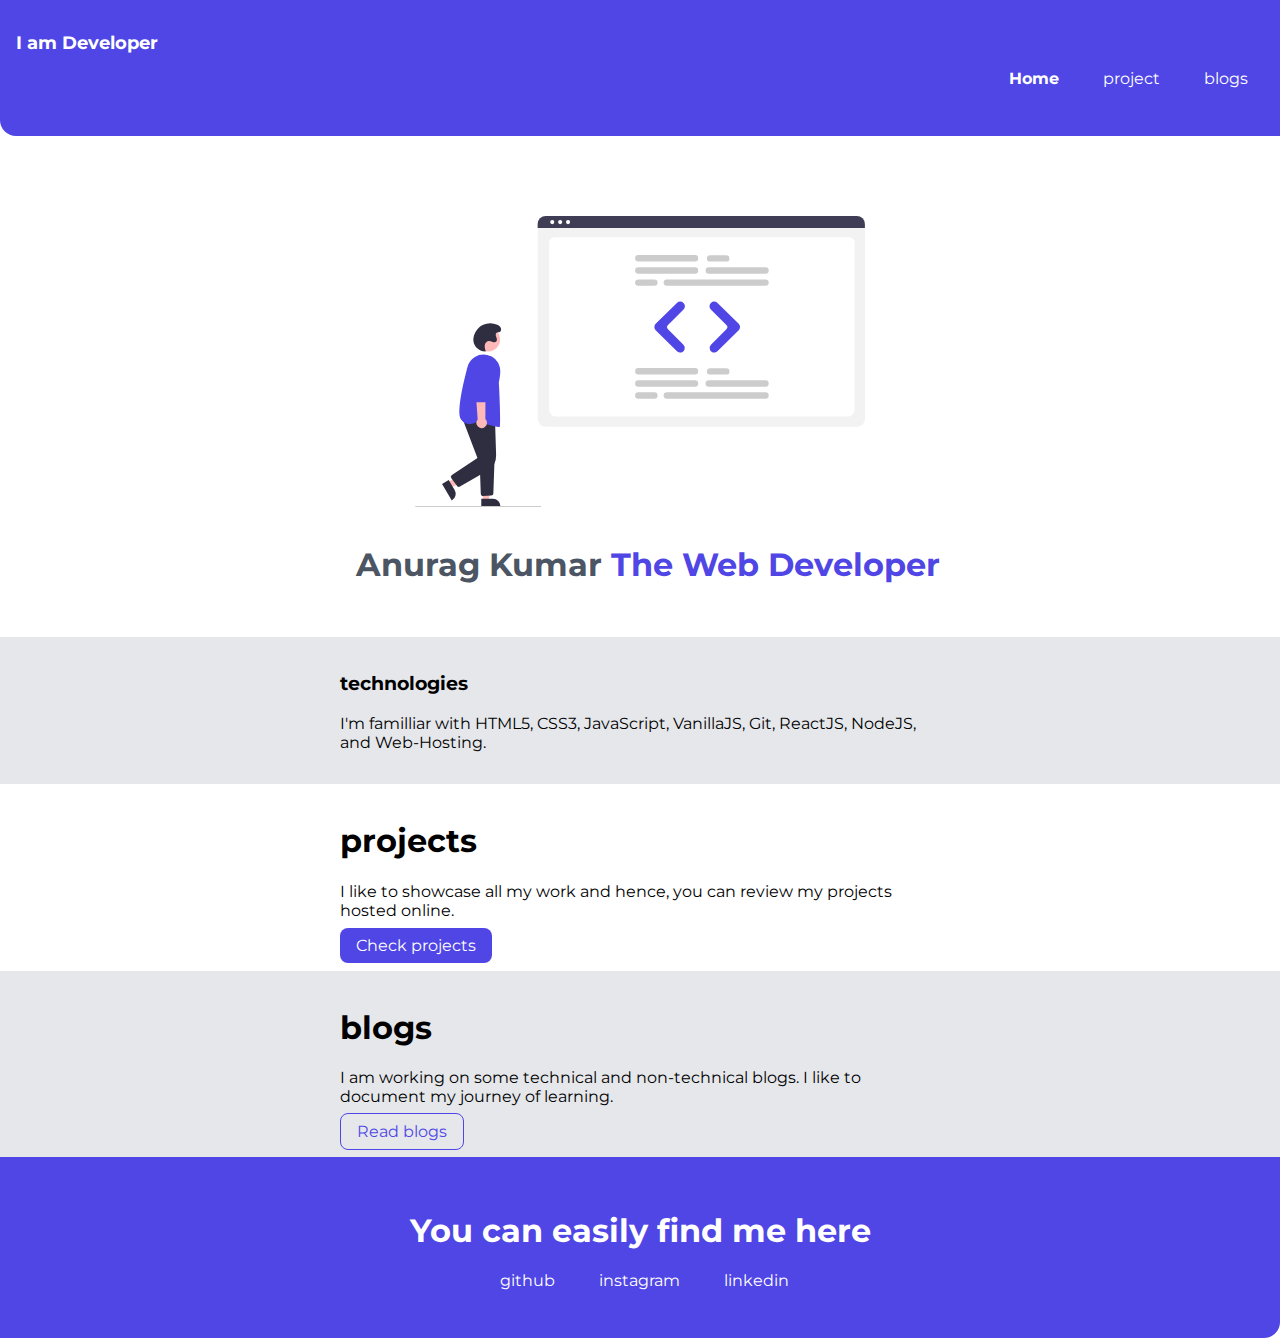
<file: index.html>
<!DOCTYPE html>
<html lang="en">
<head>
    <meta charset="UTF-8">
    <meta http-equiv="X-UA-Compatible" content="IE=edge">
    <meta name="viewport" content="width=device-width, initial-scale=1.0">
    <title>Home|Anurag</title>
    <link href="styles.css" rel="stylesheet" />
</head>
<body>
    <nav class="navigation container">
        
        <div class="nav-top">I am Developer</div>

        <ul class="list-no-bullet">
            <li class="list-item-inline">
                <a class="link link-active" href="/">Home</a>
            </li>

            <li class="list-item-inline">
                <a class="link" href="/projects.html">project</a>
            </li>

            <li class="list-item-inline">
                <a class="link" href="/blogs.html">blogs</a>
            </li>
        </ul>
    </nav>

    <header class="hero">
        
        <img class="hero-img" src="image/proud_dev.svg"/>

        <h1 class="hero-header">Anurag Kumar<span class="hero-var"> The Web Developer</span></h1>
    </header>

    <section class="section off-white">
        <div class="container container-center">
           <h3>technologies</h3>
           <p>I'm familliar with HTML5, CSS3, JavaScript, VanillaJS, Git, ReactJS, NodeJS, and Web-Hosting.</p>
           
        </div>
   </section>

   <section class="section">
    <div class="container container-center">  
      <h1>projects</h1>
      <p>I like to showcase all my work and hence, you can review my projects hosted online.</p>
      <a class="link link-primary" href="/projects.html">Check projects</a>
    </div>
  </section>

  <section class="section off-white">
    <div class="container container-center">
       <h1>blogs</h1>
       <p>I am working on some technical and non-technical blogs. I like to document my journey of learning.</p>
       <a class="link link-secondary" href="/blogs.html">Read blogs</a>
    </div>
   </section>

   <footer class="footer">
    <h1>You can easily find me here</h1>     
       <ul class="list-no-bullet">
           <li class="list-item-inline">
               <a class="link" href="https://github.com/anurag-kkumarr">github</a>
           </li>

           <li class="list-item-inline">
               <a class="link" href="https://www.instagram.com/anurag_katyayan/">instagram</a>
           </li>

           <li class="list-item-inline"><a class="link" href="https://www.linkedin.com/in/anuragkkumarr/">linkedin</a>
           </li>
       </ul>
   </footer>

</body>
</html>
</file>
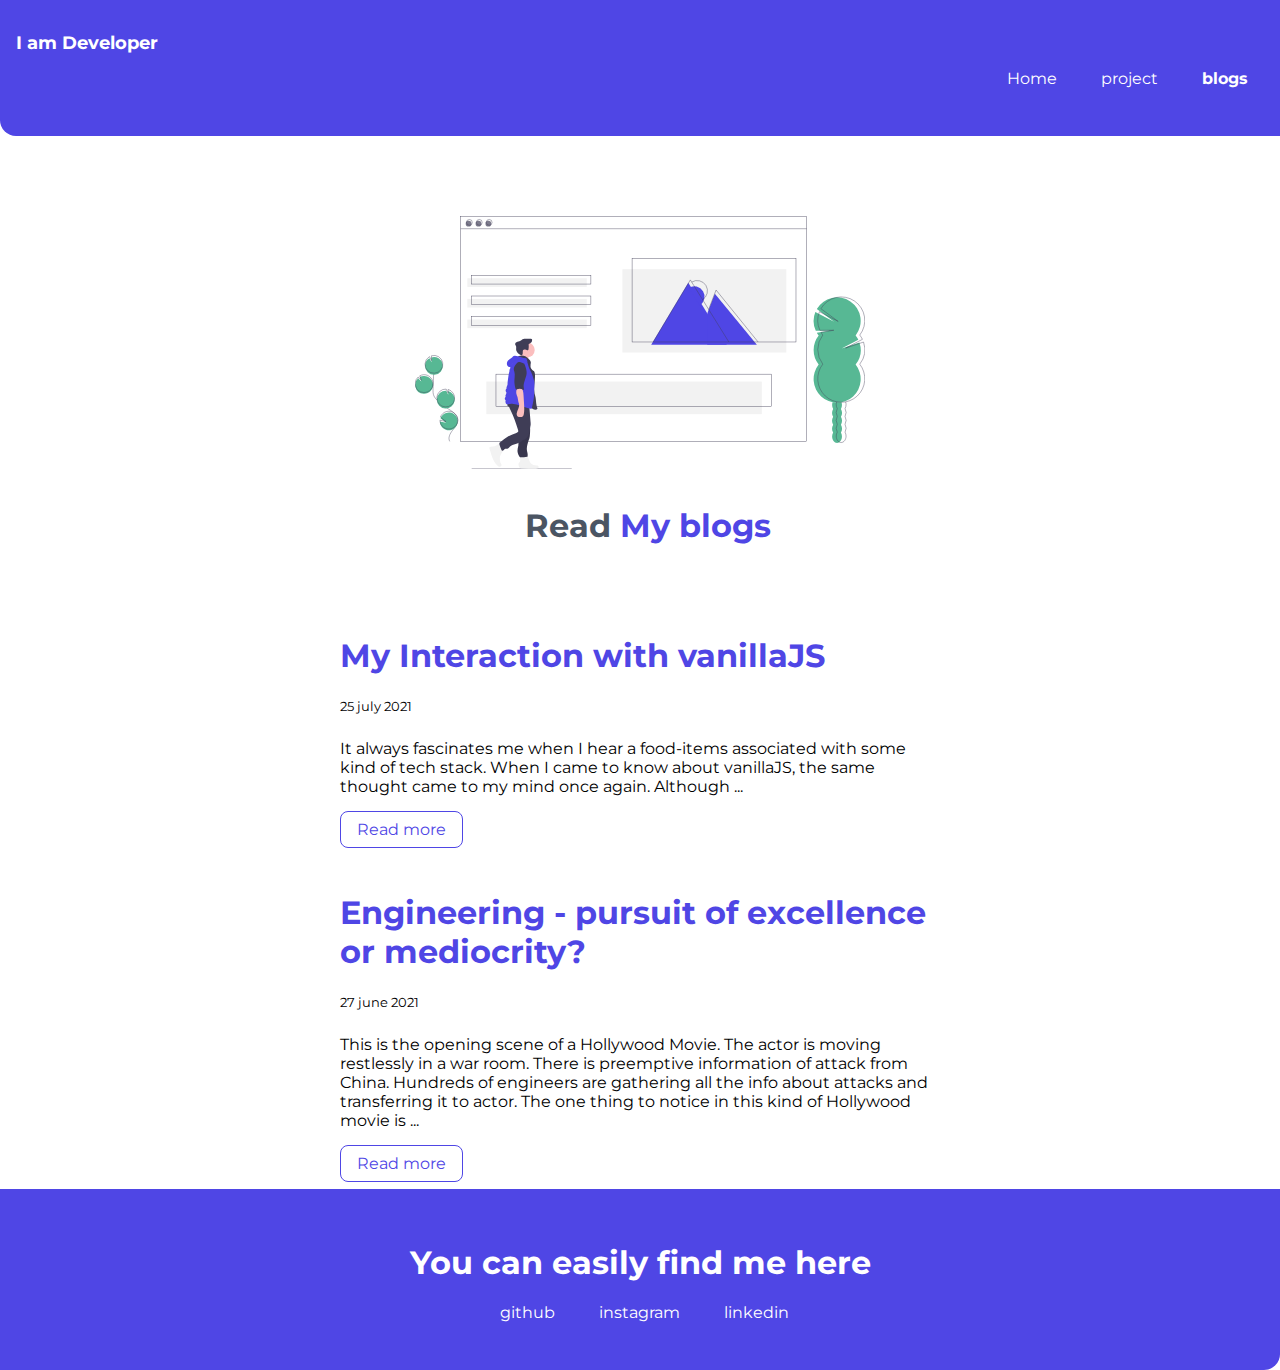
<file: blogs.html>
<!DOCTYPE html>
<html lang="en">
<head>
    <meta charset="UTF-8">
    <meta http-equiv="X-UA-Compatible" content="IE=edge">
    <meta name="viewport" content="width=device-width, initial-scale=1.0">
    <title>blogs|Anurag</title>
    <link href="styles.css" rel="stylesheet" />
</head>
<body>
    <nav class="navigation container">
        
        <div class="nav-top">I am Developer</div>

        <ul class="list-no-bullet">
            <li class="list-item-inline">
                <a class="link" href="/">Home</a>
            </li>

            <li class="list-item-inline">
                <a class="link" href="/projects.html">project</a>
            </li>

            <li class="list-item-inline">
                <a class="link link-active" href="/blogs.html">blogs</a>
            </li>
        </ul>
    </nav>

    <header class="hero">
        
        <img class="hero-img" src="image/blog_post.svg"/>

        <h1 class="hero-header">Read<span class="hero-var"> My blogs</span></h1>
    </header>
    
    <section class="section section-text">
        <div class="container container-center">
           <h1 > <a class="link link-blog" href="https://anuragshelf.hashnode.dev/my-interaction-with-vanillajs">My Interaction with vanillaJS</a></h1>
            <small class="section-pad">25 july 2021</small>
            <p class="section-pad">It always fascinates me when I hear a food-items associated with some kind of tech stack. When I came to know about vanillaJS, the same thought came to my mind once again. Although ...</p>
            <a class="link link-secondary" href="https://anuragshelf.hashnode.dev/my-interaction-with-vanillajs">Read more</a>
        </div>
        
    </section>

    <section class="section section-text">
        <div class="container container-center">
           <h1> <a class="link link-blog" href="https://anuragshelf.hashnode.dev/engineering-in-india-pursuit-of-excellence-or-mediocrity">Engineering - pursuit of excellence or mediocrity?</a></h1>
            <small class="section-pad">27 june 2021</small>
            <p class="section-pad">This is the opening scene of a Hollywood Movie. The actor is moving restlessly in a war room. There is preemptive information of attack from China. Hundreds of engineers are gathering all the info about attacks and transferring it to actor. The one thing to notice in this kind of Hollywood movie is ...</p>
            <a class="link link-secondary" href="https://anuragshelf.hashnode.dev/engineering-in-india-pursuit-of-excellence-or-mediocrity">Read more</a>
        </div>
        
    </section>

    <footer class="footer">
        <h1>You can easily find me here</h1>     
           <ul class="list-no-bullet">
               <li class="list-item-inline">
                   <a class="link" href="https://github.com/anurag-kkumarr">github</a>
               </li>
    
               <li class="list-item-inline">
                   <a class="link" href="https://www.instagram.com/anurag_katyayan/">instagram</a>
               </li>
    
               <li class="list-item-inline"><a class="link" href="https://www.linkedin.com/in/anuragkkumarr/">linkedin</a>
               </li>
           </ul>
       </footer>
</body>
</html>
</file>
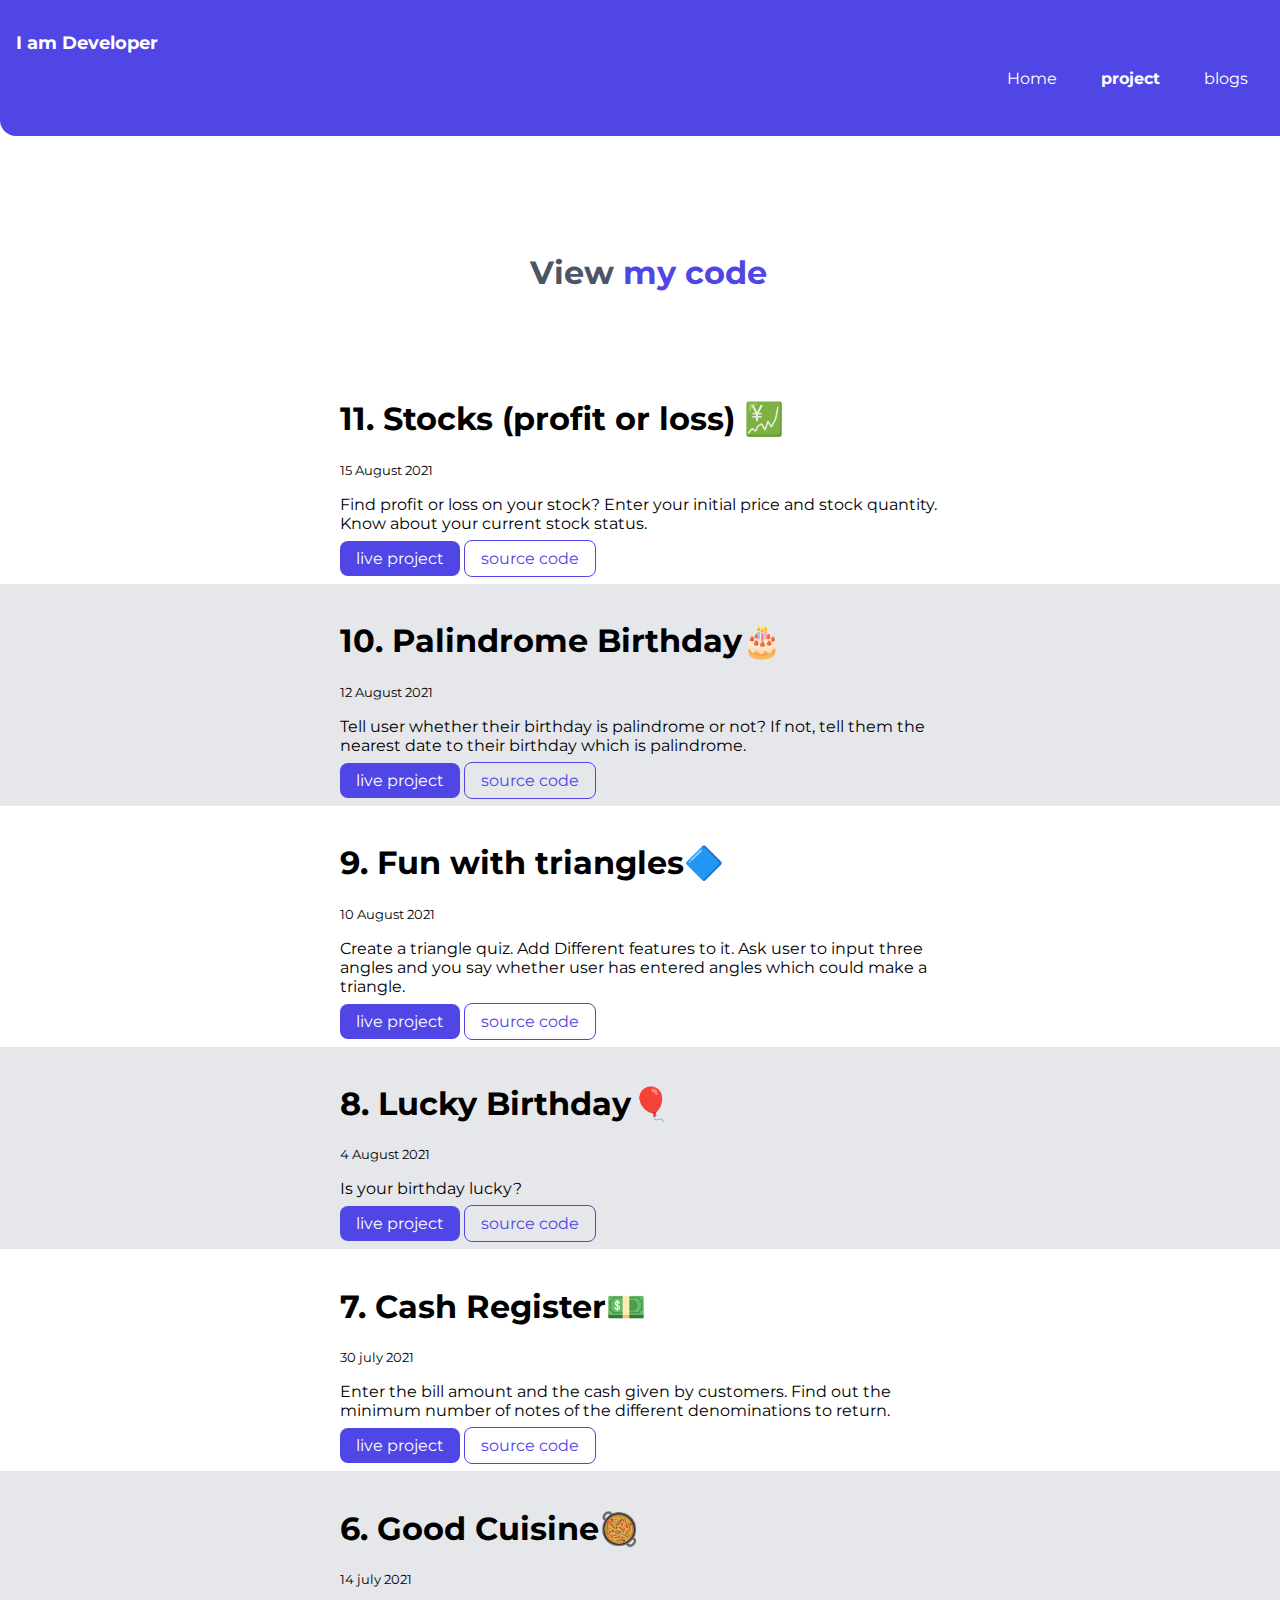
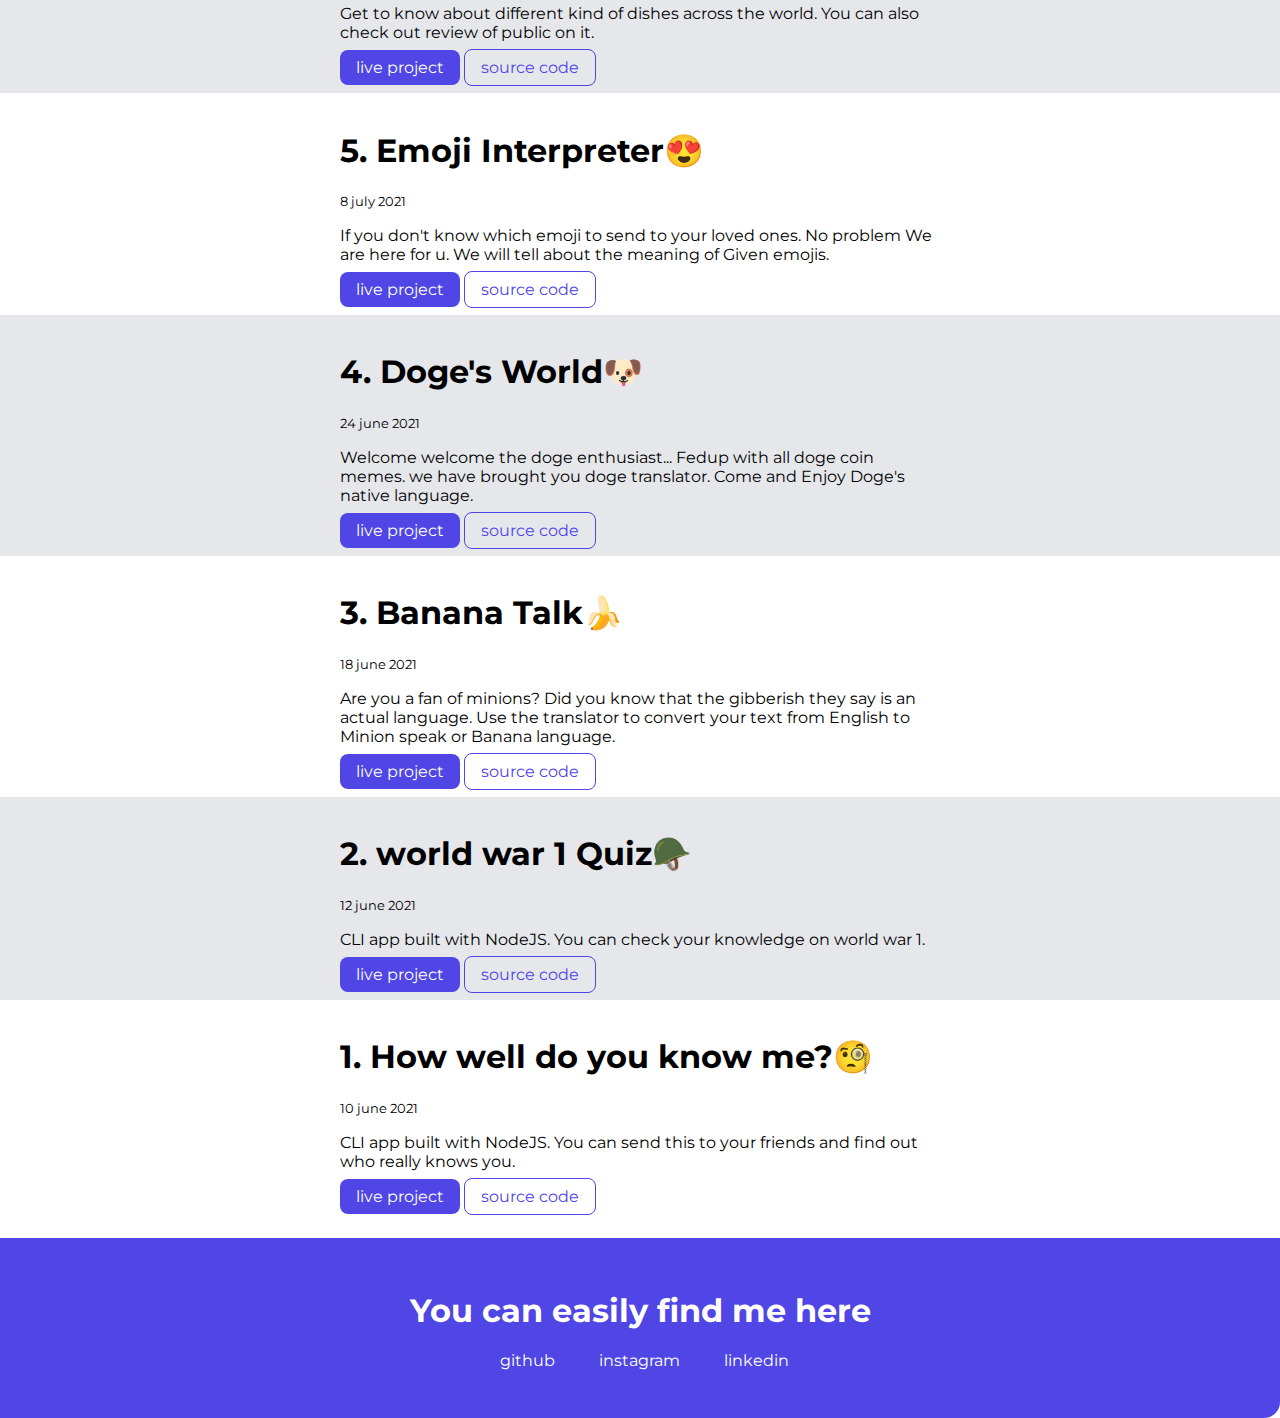
<file: projects.html>
<!DOCTYPE html>
<html lang="en">
<head>
    <meta charset="UTF-8">
    <meta http-equiv="X-UA-Compatible" content="IE=edge">
    <meta name="viewport" content="width=device-width, initial-scale=1.0">
    <title>projects|Anurag</title>
    <link href="styles.css" rel="stylesheet"/>
</head>
<body>
    <nav class="navigation container">
        
        <div class="nav-top">I am Developer</div>

        <ul class="list-no-bullet">
            <li class="list-item-inline">
                <a class="link" href="/">Home</a>
            </li>

            <li class="list-item-inline">
                <a class="link link-active" href="/projects.html">project</a>
            </li>

            <li class="list-item-inline">
                <a class="link" href="/blogs.html">blogs</a>
            </li>
        </ul>
    </nav>

    <header class="hero">
        
       <!-- <img class="hero-img" src="image/proud_dev.svg"/> -->

        <h1 class="hero-header">View<span class="hero-var"> my code</span></h1>
    </header>

    <ul class="list-no-bullet inline-pad">

        <li class="section">
            <div class="container container-center">
                <h1>11. Stocks (profit or loss) 💹</h1>
                <small>15 August 2021</small>
                <p>Find profit or loss on your stock? Enter your initial price and stock quantity. Know about your current stock status.</p>
            
                <a class="link link-primary" href="https://stockupdates.netlify.app/">live project</a>
                <a class="link link-secondary" href="https://github.com/anurag-kkumarr/Stock-price">source code</a>
            </div>
            
        </li>

        <li class="section list-section off-white">
            <div class="container container-center">
                <h1>10. Palindrome Birthday🎂</h1>
                <small>12 August 2021</small>
                <p>Tell user whether their birthday is palindrome or not? If not, tell them the nearest date to their birthday which is palindrome.</p>
            
                <a class="link link-primary" href="https://palindromebirthdayy.netlify.app/">live project</a>
                <a class="link link-secondary" href="https://github.com/anurag-kkumarr/Palindrome-Birthday">source code</a>
            </div>

        <li class="section">
            <div class="container container-center">
                <h1>9. Fun with triangles🔷</h1>
                <small>10 August 2021</small>
                <p>Create a triangle quiz. Add Different features to it. Ask user to input three angles and you say whether user has entered angles which could make a triangle.</p>
            
                <a class="link link-primary" href="https://funwidtriangles.netlify.app/">live project</a>
                <a class="link link-secondary" href="https://github.com/anurag-kkumarr/Fun-with-triangles">source code</a>
            </div>
            
        </li>

        <li class="section list-section off-white">
            <div class="container container-center">
                <h1>8. Lucky Birthday🎈</h1>
                <small>4 August 2021</small>
                <p>Is your birthday lucky?</p>
            
                <a class="link link-primary" href="https://anurag-birthday.netlify.app/">live project</a>
                <a class="link link-secondary" href="https://github.com/anurag-kkumarr/Lucky-Birthday">source code</a>
            </div>

        <li class="section">
            <div class="container container-center">
                <h1>7. Cash Register💵</h1>
                <small>30 july 2021</small>
                <p>Enter the bill amount and the cash given by customers. Find out the minimum number of notes of the different denominations to return.</p>
            
                <a class="link link-primary" href="https://anurag-cashregister.netlify.app/">live project</a>
                <a class="link link-secondary" href="https://github.com/anurag-kkumarr/cash-Register-Manager">source code</a>
            </div>
            
        </li>

        <li class="section list-section off-white">
            <div class="container container-center">
                <h1>6. Good Cuisine🥘</h1>
                <small>14 july 2021</small>
                <p>Get to know about different kind of dishes across the world. You can also check out review of public on it.</p>
            
                <a class="link link-primary" href="https://wy3g3.csb.app/">live project</a>
                <a class="link link-secondary" href="https://github.com/anurag-kkumarr/Good-cuisine">source code</a>
            </div>
            
        </li>
        
        <li class="section">
            <div class="container container-center">
                <h1>5. Emoji Interpreter😍</h1>
                <small>8 july 2021</small>
                <p>If you don't know which emoji to send to your loved ones. No problem We are here for u. We will tell about the meaning of Given emojis.</p>
            
                <a class="link link-primary" href="https://ygg6m.csb.app/">live project</a>
                <a class="link link-secondary" href="https://github.com/anurag-kkumarr/emoji-interpreter">source code</a>
            </div>
            
        </li>

        <li class="section list-section off-white">
            <div class="container container-center">
                <h1>4. Doge's World🐶</h1>
                <small>24 june 2021</small>
                <p>Welcome welcome the doge enthusiast... Fedup with all doge coin memes. we have brought you doge translator. Come and Enjoy Doge's native language.</p>
            
                <a class="link link-primary" href="https://dogespeak.netlify.app/">live project</a>
                <a class="link link-secondary" href="https://github.com/anurag-kkumarr/Doge-Translator">source code</a>
            </div>
            
        </li>

        <li class="section">
            <div class="container container-center">
                <h1>3. Banana Talk🍌</h1>
                <small>18 june 2021</small>
                <p>Are you a fan of minions? Did you know that the gibberish they say is an actual language. Use the translator to convert your text from English to Minion speak or Banana language.</p>
            
                <a class="link link-primary" href="https://banana-lang.netlify.app/">live project</a>
                <a class="link link-secondary" href="https://github.com/anurag-kkumarr/banana-talk">source code</a>
            </div>
            
        </li>

        <li class="section off-white">
            <div class="container container-center">
                <h1>2. world war 1 Quiz🪖</h1>
                <small>12 june 2021</small>
                <p>CLI app built with NodeJS. You can check your knowledge on world war 1.</p>
            
                <a class="link link-primary" href="https://repl.it/@anuragsingh21/World-War1-Quiz?embed=1&output=1#index.js">live project</a>
                <a class="link link-secondary" href="https://github.com/anurag-kkumarr/World-War1-Quiz">source code</a>
            </div>
            
        </li>

        <li class="section">
            <div class="container container-center">
                <h1>1. How well do you know me?🧐</h1>
                <small>10 june 2021</small>
                <p>CLI app built with NodeJS. You can send this to your friends and find out who really knows you.</p>
            
                <a class="link link-primary" href="https://replit.com/@anuragsingh21/do-you-know-me?embed=1&output=1#index.js">live project</a>
                <a class="link link-secondary" href="https://github.com/anurag-kkumarr/do-you-know-me-">source code</a>
            </div>
            
        </li>
        
    </ul>

    <footer class="footer">
        <h1>You can easily find me here</h1>     
           <ul class="list-no-bullet">
               <li class="list-item-inline">
                   <a class="link" href="https://github.com/anurag-kkumarr">github</a>
               </li>
    
               <li class="list-item-inline">
                   <a class="link" href="https://www.instagram.com/anurag_katyayan/">instagram</a>
               </li>
    
               <li class="list-item-inline"><a class="link" href="https://www.linkedin.com/in/anuragkkumarr/">linkedin</a>
               </li>
           </ul>
       </footer>

</body>
</html>
</file>
<file: styles.css>
@import url('https://fonts.googleapis.com/css2?family=Montserrat:wght@400;700&display=swap');

:root {
    --primary-color: #4F46E5;
    --dark-gray: #4B5563;
    --off-white: #E5E7EB;
}

body {
    font-family: 'Montserrat', sans-serif;
    margin: 0px;
}
hr {
    margin: 2rem 0rem 1rem 0rem;
}

.navigation {
    background-color: var(--primary-color);
    color: white;
    padding: 2rem 0rem;
    border-radius: 0rem 0rem 0rem 1rem;
}
.navigation .nav-top {
    font-weight: bold;
    font-size: 1.1rem;

}
.navigation .link {
    color: white;
}
.navigation .link-active {
    font-weight: bold;
}
.navigation .list-no-bullet {
    text-align: right;
}
.navigation a:hover {
    text-decoration: underline;
}
.hero {
    padding: 2rem;
    padding-top: 5rem; 
}
.hero .hero-img {
    width: 450px;
    max-width: 80%;
    display: block;
    margin: auto;
}
.hero .hero-header {
    text-align: center;
    padding-top: 1rem;
    padding-left: 1rem;
    color: var(--dark-gray);
}
.hero .hero-header .hero-var {
    color: var(--primary-color);
}

.container {
    padding-left: 1rem;
    padding-right: 1rem;
}
.container-center {
    margin: auto;
    max-width: 600px;
}
.link {
    text-decoration: none;
    padding: 0.5rem 1rem;
    
}
.link-primary {
    background-color: var(--primary-color);
    color: white;
    border-radius: 0.5rem;
}
.link-secondary {
    color: var(--primary-color);
    border: 1px solid var(--primary-color);
    border-radius: 0.5rem;
}
.link-blog {
    color: var(--primary-color);
   /** padding: 0.5rem 5rem 0.5rem 7rem;**/
   padding: 0.5rem 0rem;
   
}

.section-text {
    margin: auto;
}
.section-pad {
    /**padding: 0.5rem 5rem 0.5rem 7rem;**/
    padding: 0.5rem 0rem;
}

.section{
    padding: 1rem;
}
.off-white {
    background-color: var(--off-white);
}

.list-no-bullet {
    list-style: none;
}
.list-item-inline {
    display: inline;
    padding-left: 0.5rem;
}

.footer {
    background-color: var(--primary-color);
    padding: 2rem 0rem;
    color: white;
    text-align: center;
    border-bottom-right-radius: 1rem;
}
.footer .link {
    color: white;

}
.footer ul {
    padding-inline-start: 0px;
}
.inline-pad {
    padding-inline-start: 0px;
}
</file>
